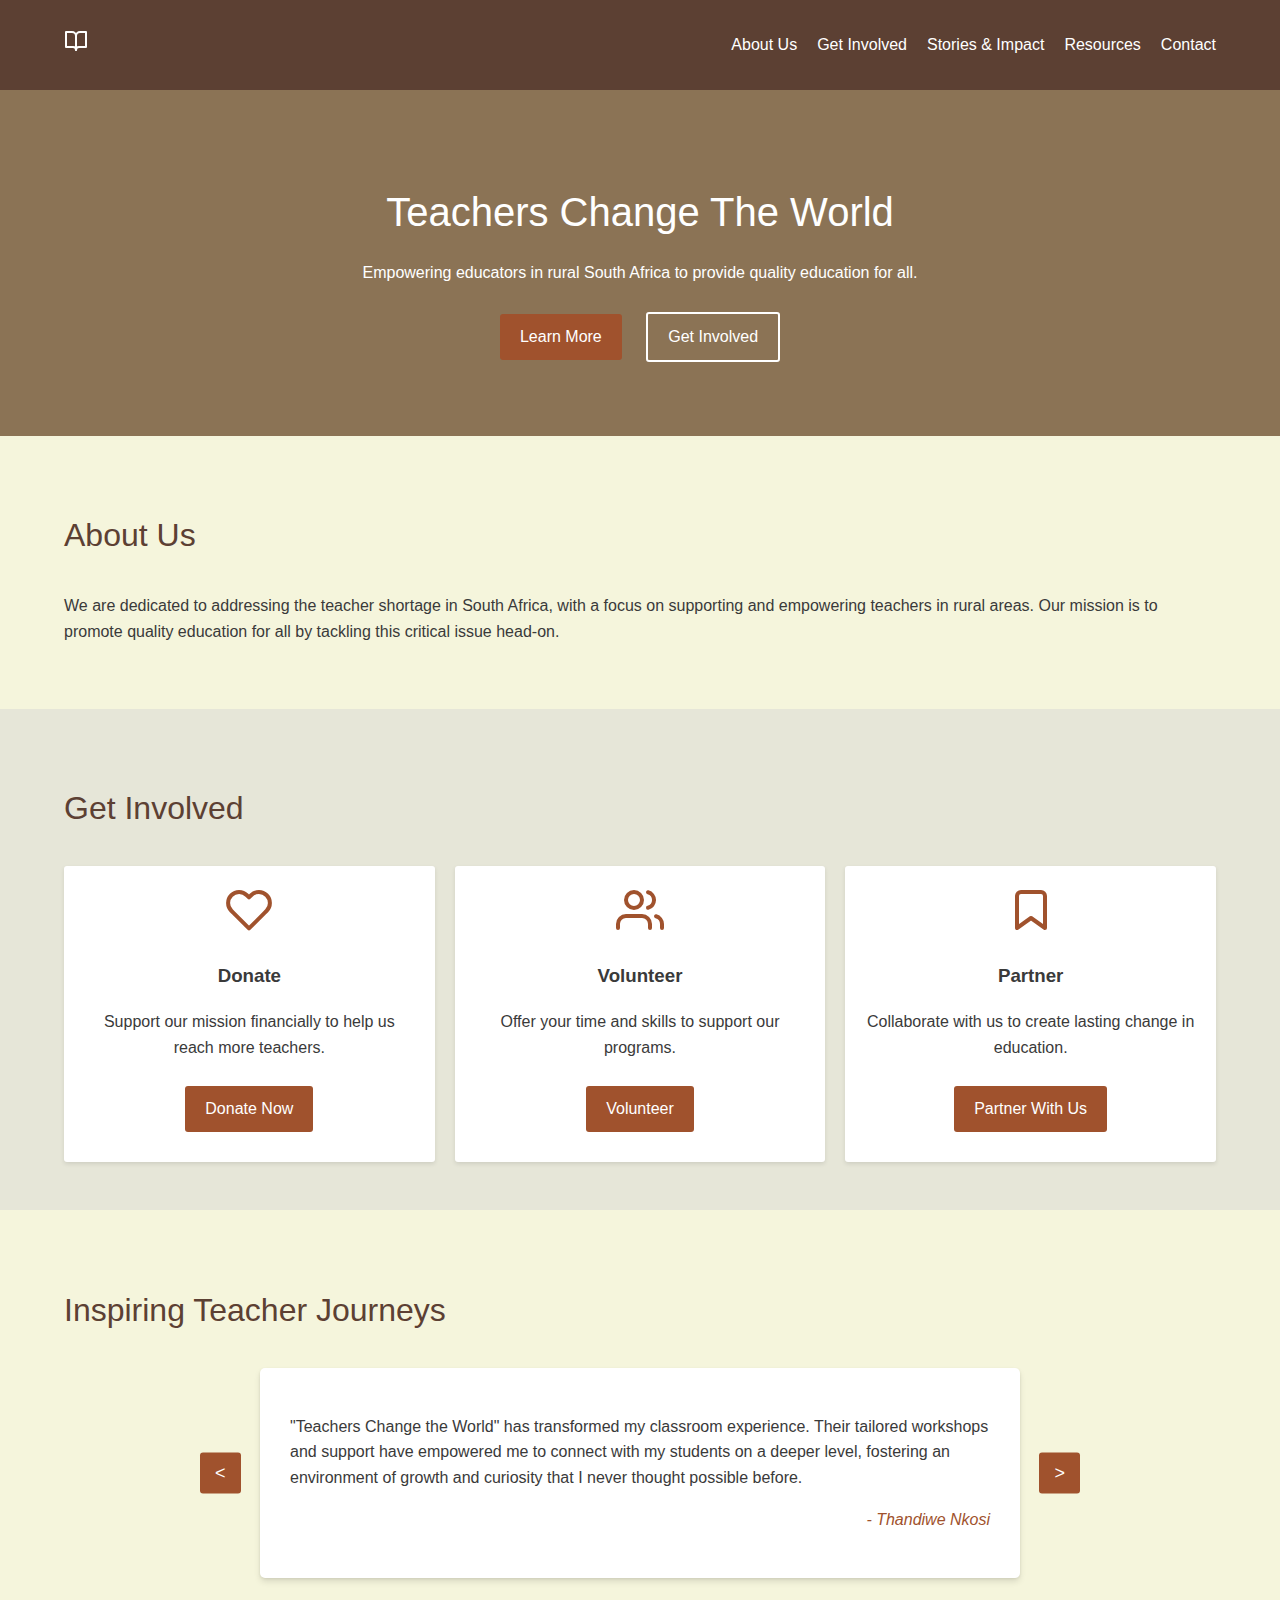
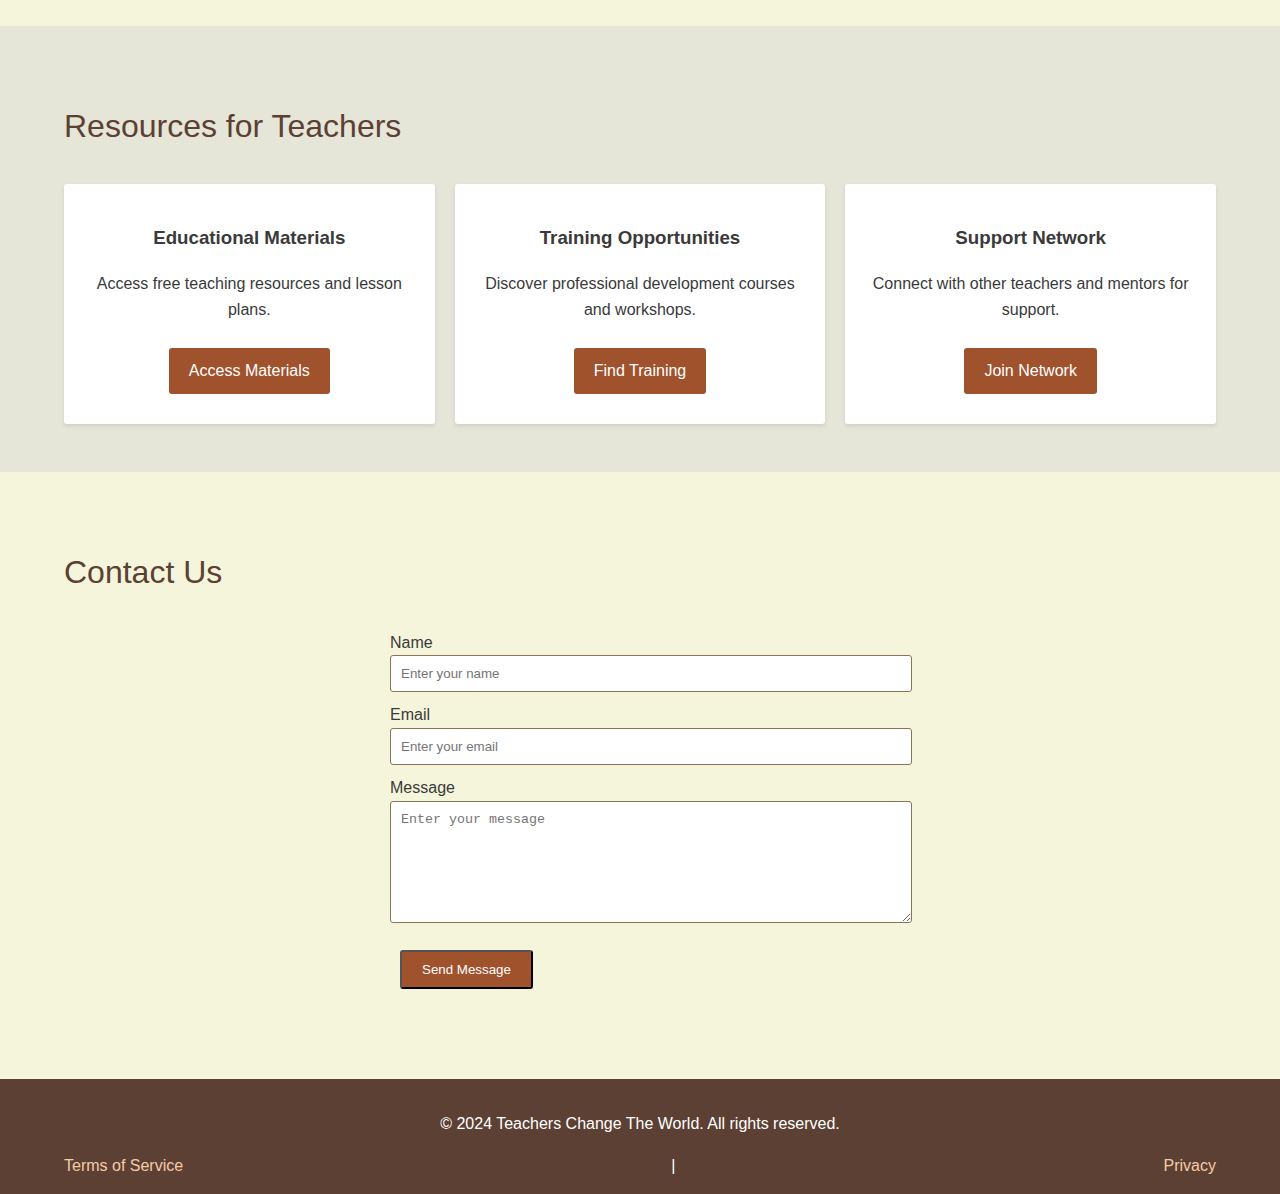
<file: index.html>
<!DOCTYPE html>
<html lang="en">
<head>
    <meta charset="UTF-8">
    <meta name="viewport" content="width=device-width, initial-scale=1.0">
    <title>Teachers Change The World</title>
    <link rel="stylesheet" href="styles.css">
</head>
<body>
    <header>
        <nav class="container">
            <a href="#" aria-label="Teachers Change The World">
                <svg width="24" height="24" viewBox="0 0 24 24" fill="none" stroke="#fff" stroke-width="2" stroke-linecap="round" stroke-linejoin="round">
                    <path d="M2 3h6a4 4 0 0 1 4 4v14a3 3 0 0 0-3-3H2z"></path>
                    <path d="M22 3h-6a4 4 0 0 0-4 4v14a3 3 0 0 1 3-3h7z"></path>
                </svg>
            </a>
            <ul>
                <li><a href="#about">About Us</a></li>
                <li><a href="#get-involved">Get Involved</a></li>
                <li><a href="#stories">Stories & Impact</a></li>
                <li><a href="#resources">Resources</a></li>
                <li><a href="#contact">Contact</a></li>
            </ul>
        </nav>
    </header>
    <main>
        <section class="hero">
            <div class="container">
                <h1>Teachers Change The World</h1>
                <p>Empowering educators in rural South Africa to provide quality education for all.</p>
                <a href="LearnMore.html" class="btn">Learn More</a>
                <a href="#contact" class="btn btn-outline">Get Involved</a>
            </div>
        </section>
        <section id="about">
            <div class="container">
                <h2>About Us</h2>
                <p>We are dedicated to addressing the teacher shortage in South Africa, with a focus on supporting and empowering teachers in rural areas. Our mission is to promote quality education for all by tackling this critical issue head-on.</p>
            </div>
        </section>
        <section id="get-involved" style="background-color: #e6e6d8;">
            <div class="container">
                <h2>Get Involved</h2>
                <div class="card-grid">
                    <div class="card">
                        <svg width="48" height="48" viewBox="0 0 24 24" fill="none" stroke="var(--color-accent)" stroke-width="2" stroke-linecap="round" stroke-linejoin="round">
                            <path d="M20.84 4.61a5.5 5.5 0 0 0-7.78 0L12 5.67l-1.06-1.06a5.5 5.5 0 0 0-7.78 7.78l1.06 1.06L12 21.23l7.78-7.78 1.06-1.06a5.5 5.5 0 0 0 0-7.78z"></path>
                        </svg>
                        <h3>Donate</h3>
                        <p>Support our mission financially to help us reach more teachers.</p>
                        <a href="#" class="btn">Donate Now</a>
                    </div>
                    <div class="card">
                        <svg width="48" height="48" viewBox="0 0 24 24" fill="none" stroke="var(--color-accent)" stroke-width="2" stroke-linecap="round" stroke-linejoin="round">
                            <path d="M17 21v-2a4 4 0 0 0-4-4H5a4 4 0 0 0-4 4v2"></path>
                            <circle cx="9" cy="7" r="4"></circle>
                            <path d="M23 21v-2a4 4 0 0 0-3-3.87"></path>
                            <path d="M16 3.13a4 4 0 0 1 0 7.75"></path>
                        </svg>
                        <h3>Volunteer</h3>
                        <p>Offer your time and skills to support our programs.</p>
                        <a href="#" class="btn">Volunteer</a>
                    </div>
                    <div class="card">
                        <svg width="48" height="48" viewBox="0 0 24 24" fill="none" stroke="var(--color-accent)" stroke-width="2" stroke-linecap="round" stroke-linejoin="round">
                            <path d="M19 21l-7-5-7 5V5a2 2 0 0 1 2-2h10a2 2 0 0 1 2 2z"></path>
                        </svg>
                        <h3>Partner</h3>
                        <p>Collaborate with us to create lasting change in education.</p>
                        <a href="#" class="btn">Partner With Us</a>
                    </div>
                </div>
            </div>
        </section>
        <section id="stories">
            <div class="container">
                <h2>Inspiring Teacher Journeys</h2>
                <div class="testimonial-carousel">
                    <div class="testimonial-card active">
                        <p>"Teachers Change the World" has transformed my classroom experience. Their tailored workshops and support have empowered me to connect with my students on a deeper level, fostering an environment of growth and curiosity that I never thought possible before.</p>
                        <p class="testimonial-author">- Thandiwe Nkosi</p>
                    </div>
                    <div class="testimonial-card">
                        <p>"Teachers Change the World" is a beacon of hope for rural educators. Their commitment to providing resources and training has profoundly impacted my teaching approach and ability to inspire my students.</p>
                        <p class="testimonial-author">- Nomsa Dlamini</p>
                    </div>
                    <div class="testimonial-card">
                        <p>Teachers Change the World has revitalized my passion for teaching. Their innovative training programs have given me new tools to engage my students, making learning more exciting and impactful. I am grateful for their dedication to improving education in rural areas.</p>
                        <p class="testimonial-author">- Sipho Maseko</p>
                    </div>
                    <button class="carousel-btn prev-btn" onclick="changeTestimonial(-1)" aria-label="Previous testimonial">&lt;</button>
                    <button class="carousel-btn next-btn" onclick="changeTestimonial(1)" aria-label="Next testimonial">&gt;</button>
                </div>
            </div>
        </section>
        <section id="resources" style="background-color: #e6e6d8;">
            <div class="container">
                <h2>Resources for Teachers</h2>
                <div class="card-grid">
                    <div class="card">
                        <h3>Educational Materials</h3>
                        <p>Access free teaching resources and lesson plans.</p>
                        <a href="#" class="btn">Access Materials</a>
                    </div>
                    <div class="card">
                        <h3>Training Opportunities</h3>
                        <p>Discover professional development courses and workshops.</p>
                        <a href="#" class="btn">Find Training</a>
                    </div>
                    <div class="card">
                        <h3>Support Network</h3>
                        <p>Connect with other teachers and mentors for support.</p>
                        <a href="#" class="btn">Join Network</a>
                    </div>
                </div>
            </div>
        </section>
        <section id="contact">
            <div class="container">
                <h2>Contact Us</h2>
                <form>
                    <label for="name">Name</label>
                    <input type="text" id="name" name="name" placeholder="Enter your name" required>
                    <label for="email">Email</label>
                    <input type="email" id="email" name="email" placeholder="Enter your email" required>
                    <label for="message">Message</label>
                    <textarea id="message" name="message" placeholder="Enter your message" required></textarea>
                    <button type="submit" class="btn">Send Message</button>
                </form>
            </div>
        </section>
    </main>
    <footer>
        <div class="container">
            <p>&copy; 2024 Teachers Change The World. All rights reserved.</p>
            <nav>
                <a href="#">Terms of Service</a> | <a href="#">Privacy</a>
            </nav>
        </div>
    </footer>
    <script>
        let currentTestimonial = 0;
        const testimonials = document.querySelectorAll('.testimonial-card');

        function changeTestimonial(direction) {
            testimonials[currentTestimonial].classList.remove('active');
            currentTestimonial = (currentTestimonial + direction + testimonials.length) % testimonials.length;
            testimonials[currentTestimonial].classList.add('active');
        }
    </script>
</body>
</html>
</file>
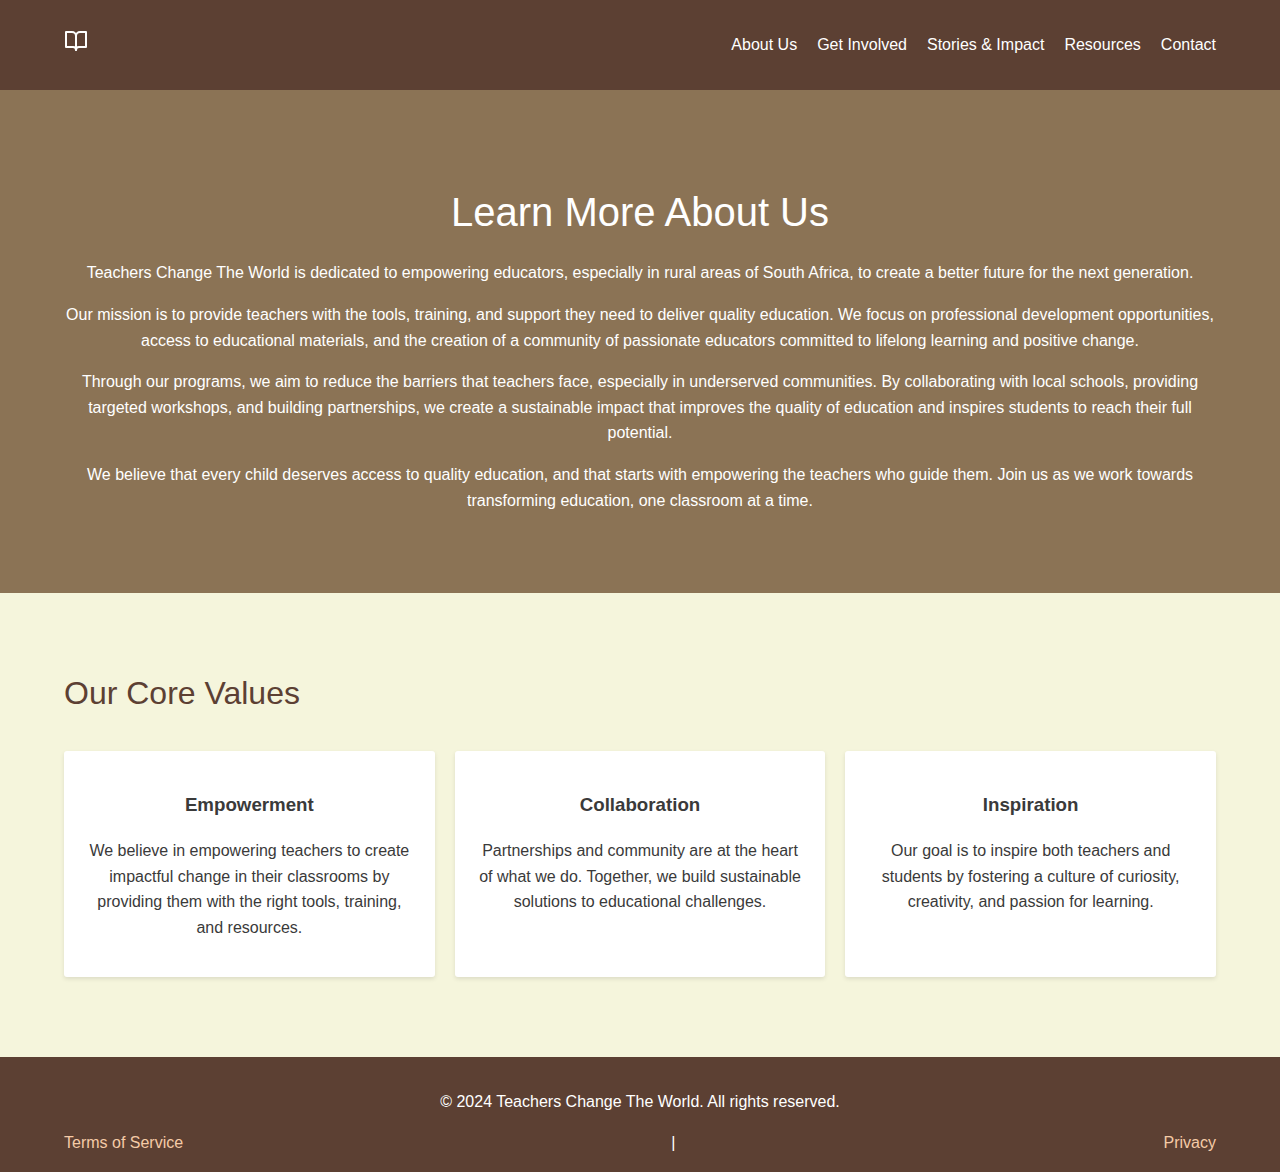
<file: LearnMore.html>
<!DOCTYPE html>
<html lang="en">
<head>
    <meta charset="UTF-8">
    <meta name="viewport" content="width=device-width, initial-scale=1.0">
    <title>Learn More - Teachers Change The World</title>
    <link rel="stylesheet" href="styles.css">
</head>
<body>
    <header>
        <nav class="container">
            <a href="index.html" aria-label="Teachers Change The World">
                <svg width="24" height="24" viewBox="0 0 24 24" fill="none" stroke="#fff" stroke-width="2" stroke-linecap="round" stroke-linejoin="round">
                    <path d="M2 3h6a4 4 0 0 1 4 4v14a3 3 0 0 0-3-3H2z"></path>
                    <path d="M22 3h-6a4 4 0 0 0-4 4v14a3 3 0 0 1 3-3h7z"></path>
                </svg>
            </a>
            <ul>
                <li><a href="about.html">About Us</a></li>
                <li><a href="get-involved.html">Get Involved</a></li>
                <li><a href="stories.html">Stories & Impact</a></li>
                <li><a href="resources.html">Resources</a></li>
                <li><a href="contact.html">Contact</a></li>
            </ul>
        </nav>
    </header>
    <main>
        <section class="hero">
            <div class="container">
                <h1>Learn More About Us</h1>
                <p>Teachers Change The World is dedicated to empowering educators, especially in rural areas of South Africa, to create a better future for the next generation.</p>
                <p>Our mission is to provide teachers with the tools, training, and support they need to deliver quality education. We focus on professional development opportunities, access to educational materials, and the creation of a community of passionate educators committed to lifelong learning and positive change.</p>
                <p>Through our programs, we aim to reduce the barriers that teachers face, especially in underserved communities. By collaborating with local schools, providing targeted workshops, and building partnerships, we create a sustainable impact that improves the quality of education and inspires students to reach their full potential.</p>
                <p>We believe that every child deserves access to quality education, and that starts with empowering the teachers who guide them. Join us as we work towards transforming education, one classroom at a time.</p>
            </div>
        </section>
        <section class="core-values">
            <div class="container">
                <h2>Our Core Values</h2>
                <div class="card-grid">
                    <div class="card value-item">
                        <h3>Empowerment</h3>
                        <p>We believe in empowering teachers to create impactful change in their classrooms by providing them with the right tools, training, and resources.</p>
                    </div>
                    <div class="card value-item">
                        <h3>Collaboration</h3>
                        <p>Partnerships and community are at the heart of what we do. Together, we build sustainable solutions to educational challenges.</p>
                    </div>
                    <div class="card value-item">
                        <h3>Inspiration</h3>
                        <p>Our goal is to inspire both teachers and students by fostering a culture of curiosity, creativity, and passion for learning.</p>
                    </div>
                </div>
            </div>
        </section>
    </main>
    <footer>
        <div class="container">
            <p>&copy; 2024 Teachers Change The World. All rights reserved.</p>
            <nav>
                <a href="#">Terms of Service</a> | <a href="#">Privacy</a>
            </nav>
        </div>
    </footer>
</body>
</html>
</file>
<file: styles.css>
:root {
            --color-primary: #5c4033;
            --color-secondary: #8b7355;
            --color-accent: #a0522d;
            --color-background: #f5f5dc;
            --color-text: #3a3a3a;
        }
        body {
            font-family: 'Segoe UI', Tahoma, Geneva, Verdana, sans-serif;
            margin: 0;
            padding: 0;
            line-height: 1.6;
            color: var(--color-text);
            background-color: var(--color-background);
        }
        .container {
            width: 90%;
            max-width: 1200px;
            margin: 0 auto;
            padding: 0 20px;
        }
        header {
            background-color: var(--color-primary);
            box-shadow: 0 2px 4px rgba(0,0,0,0.1);
            padding: 1rem 0;
        }
        nav {
            display: flex;
            justify-content: space-between;
            align-items: center;
        }
        nav ul {
            list-style-type: none;
            padding: 0;
            display: flex;
        }
        nav ul li {
            margin-left: 20px;
        }
        nav ul li a {
            text-decoration: none;
            color: #fff;
            font-weight: 500;
            transition: color 0.3s ease;
        }
        nav ul li a:hover {
            color: var(--color-accent);
        }
        .hero {
            background-color: var(--color-secondary);
            color: #fff;
            text-align: center;
            padding: 4rem 0;
        }
        .hero h1 {
            font-size: 2.5rem;
            margin-bottom: 1rem;
            font-weight: 300;
        }
        .btn {
            display: inline-block;
            padding: 10px 20px;
            margin: 10px;
            background-color: var(--color-accent);
            color: #fff;
            text-decoration: none;
            border-radius: 3px;
            transition: background-color 0.3s ease;
        }
        .btn:hover {
            background-color: var(--color-primary);
        }
        .btn-outline {
            background-color: transparent;
            border: 2px solid #fff;
        }
        .btn-outline:hover {
            background-color: #fff;
            color: var(--color-secondary);
        }
        section {
            padding: 3rem 0;
        }
        section h2 {
            font-size: 2rem;
            margin-bottom: 2rem;
            color: var(--color-primary);
            font-weight: 300;
        }
        .card-grid {
            display: grid;
            grid-template-columns: repeat(auto-fit, minmax(250px, 1fr));
            gap: 20px;
        }
        .card {
            background-color: #fff;
            border-radius: 3px;
            box-shadow: 0 2px 4px rgba(0,0,0,0.1);
            padding: 20px;
            text-align: center;
            transition: transform 0.3s ease;
        }
        .card:hover {
            transform: translateY(-5px);
        }
        form {
            max-width: 500px;
            margin: 0 auto;
        }
        input {
            width: 100%;
            padding: 10px;
            margin-bottom: 10px;
            border: 1px solid var(--color-secondary);
            border-radius: 3px;
            background-color: #fff;
        }
        textarea {
            width: 100%;
            padding: 10px;
            margin-bottom: 10px;
            border: 1px solid var(--color-secondary);
            border-radius: 3px;
            background-color: #fff;
            resize: vertical;
            min-height: 100px;
        }
        footer {
            background-color: var(--color-primary);
            color: #fff;
            text-align: center;
            padding: 1rem 0;
            margin-top: 2rem;
        }
        .testimonial-author {
            font-style: italic;
            text-align: right;
            margin-top: 10px;
            color: var(--color-accent);
        }
        .testimonial-carousel {
            position: relative;
            max-width: 700px;
            margin: 0 auto;
            background-color: #fff;
            border-radius: 5px;
            box-shadow: 0 4px 6px rgba(0, 0, 0, 0.1), 0 1px 3px rgba(0, 0, 0, 0.08);
            padding: 30px;
        }
        .testimonial-card {
            display: none;
            animation: fadeEffect 0.5s;
        }
        .testimonial-card.active {
            display: block;
        }
        .carousel-btn {
            position: absolute;
            top: 50%;
            transform: translateY(-50%);
            background-color: var(--color-accent);
            color: white;
            border: none;
            padding: 10px 15px;
            cursor: pointer;
            font-size: 18px;
            border-radius: 3px;
            transition: background-color 0.3s ease;
        }
        .carousel-btn:hover {
            background-color: var(--color-primary);
        }
        .prev-btn {
            left: -60px;
        }
        .next-btn {
            right: -60px;
        }
        @keyframes fadeEffect {
            from {opacity: 0.4;}
            to {opacity: 1;}
        }
        footer a {
            color: #F5CBA7;
            text-decoration: none;
            transition: color 0.3s ease;
        }

        footer a:hover {
            color: #fff;
        }
</file>
